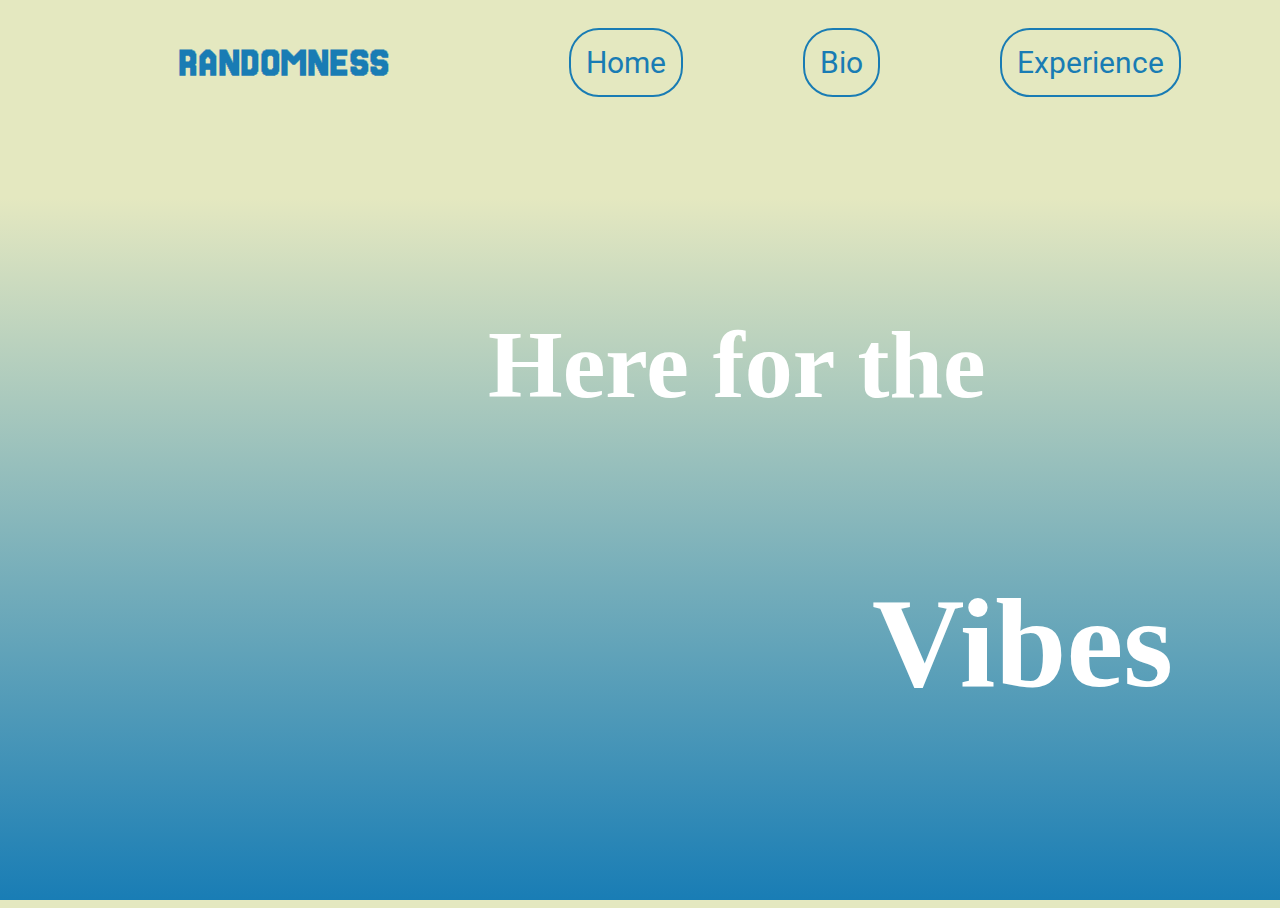
<file: index.html>
<!DOCTYPE html>
<html lang="en">
<head>
    <link rel="stylesheet" href="./styles/index.css">
    <link rel="stylesheet" href="./styles/header.css">
    <meta charset="UTF-8">
    <meta name="viewport" content="width=device-width, initial-scale=1.0">
    <title>My Random Website</title>
</head>
<body>
    <header>
        <h1 id="webTitle">RANDOMNESS</h1>
        <div class="nav-bar">
            <a href="./index.html"><button class="nav-button">Home</button></a>
            <a href="./bio.html"><button class="nav-button">Bio</button></a>
            <a href="./experiences.html"<button class="nav-button">Experience</button></a>
        </div>
    </header>
    <main>
        <h1>Here for the</h1>
        <h1>Vibes</h1>
    </main>
    
</body>
</html>
</file>
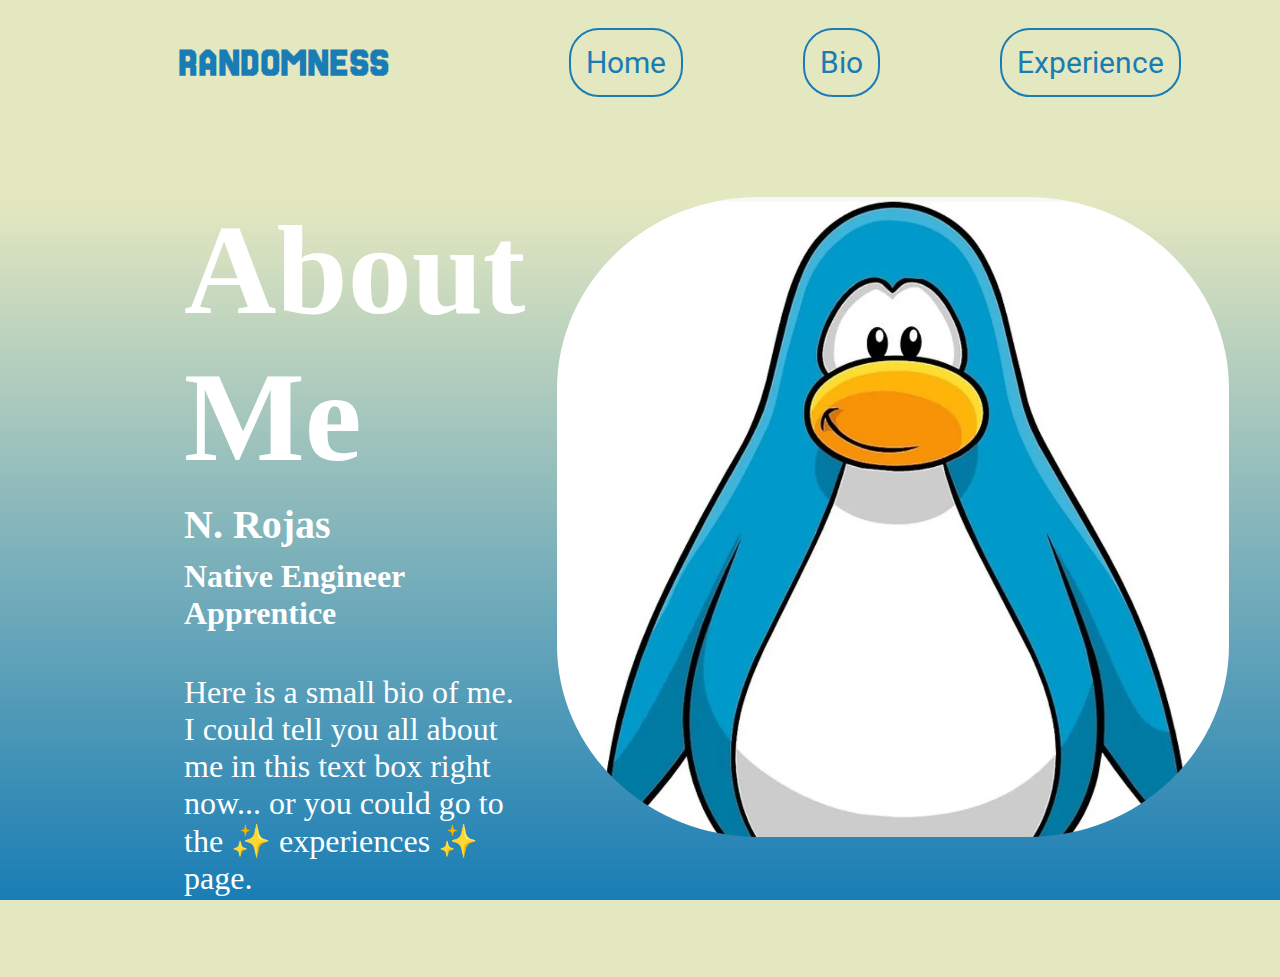
<file: bio.html>
<!DOCTYPE html>
<html lang="en">
<head>
    <meta charset="UTF-8">
    <meta name="viewport" content="width=device-width, initial-scale=1.0">
    <link rel="stylesheet" href="./styles/header.css">
    <link rel="stylesheet" href="./styles/bio.css">
    <title>Bio</title>
</head>
<body>
    <header>
        <h1 id="webTitle">RANDOMNESS</h1>
        <div class="nav-bar">
            <a href="./index.html"><button class="nav-button">Home</button></a>
            <a href="./bio.html"><button class="nav-button">Bio</button></a>
            <a href="./experiences.html"<button class="nav-button">Experience</button></a>
        </div>
    </header>
    <main>
        <div class="mainLeft">
            <h1>About Me</h1>
            <h2>N. Rojas</h2>
            <h3>Native Engineer Apprentice</h3>
            <p>Here is a small bio of me. I could tell you all about
                me in this text box right now... or you could go to the ✨ experiences ✨ page.</p>
        </div>
        <div> 
            <img src="./photos/clubPenguin.webp" alt="A picture of a smiling blue club penguin character">
        </div>
    </main>
</body>
</html>
</file>
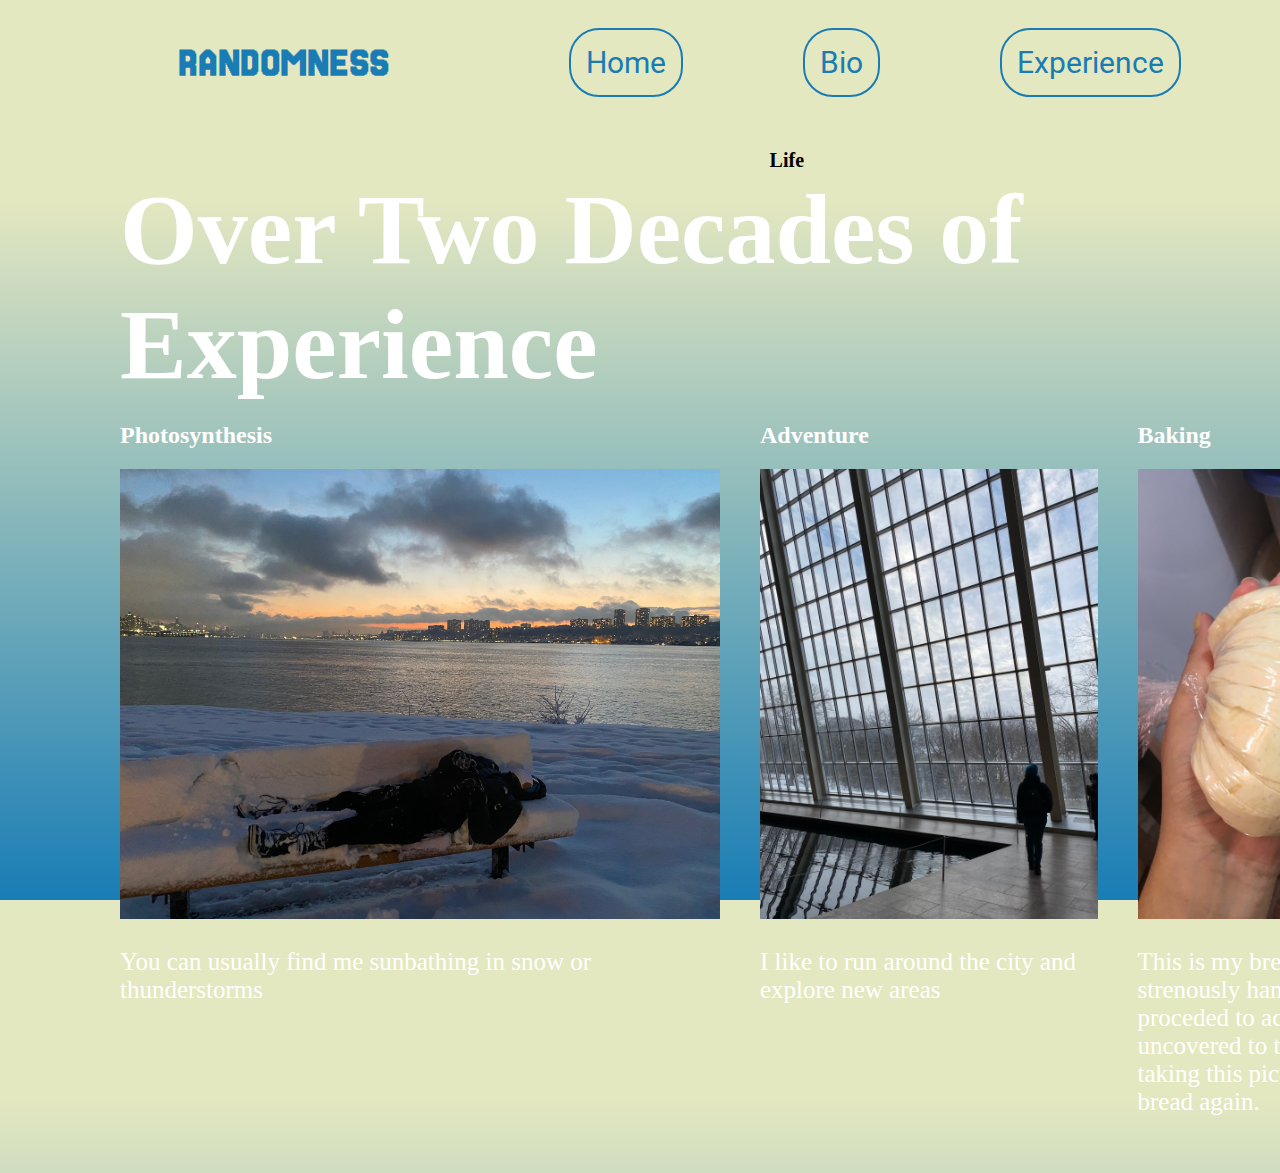
<file: experiences.html>
<!DOCTYPE html>
<html lang="en">
<head>
    <meta charset="UTF-8">
    <meta name="viewport" content="width=device-width, initial-scale=1.0">
    <link rel="stylesheet" href="./styles/header.css">
    <link rel="stylesheet" href="./styles/experiences.css">
    <title>Experiences</title>
</head>
<body>
    <header>
        <h1 id="webTitle">RANDOMNESS</h1>
        <div class="nav-bar">
            <a href="./index.html"><button class="nav-button">Home</button></a>
            <a href="./bio.html"><button class="nav-button">Bio</button></a>
            <a href="./experiences.html"<button class="nav-button">Experience</button></a>
        </div>
    </header>
    <main>
        <div class="topMain">
            <span>Life</span>
            <h1>Over Two Decades of Experience </h1>
        </div>
        <div class="imgSection">
            <div class="img">
                <h2>Photosynthesis</h2>
                <img src="./photos/snowLake.jpg" alt="">
                <p>You can usually find me sunbathing in snow or thunderstorms</p>
            </div>
            <div class="img">
                <h2>Adventure</h2>
                <img src="./photos/museam.jpg" alt="">
                <p>I like to run around the city and explore new areas</p>
            </div>
            <div class="img">
                <h2>Baking</h2>
                <img src="./photos/bread.jpg" alt="">
                <p>This is my bread baby. I strenously hand kneded it, then proceded to accidently drop it uncovered to the floor after taking this picture. I never made bread again. </p>
            </div>
        </div>
    </main>
</body>
</html>
</file>
<file: styles/index.css>
main{
    display: flex;
    flex-direction: column;
    color: white;
    justify-content: center;    
    margin-top: 8rem;
}

main > h1 {
    font-size: 96px;
    margin-left: 30rem;
}

main > h1 + h1 {
    font-size: 128px;
    margin-left: 54rem;
}
</file>
<file: styles/header.css>
@import url('https://fonts.googleapis.com/css2?family=Jersey+25&family=Roboto:ital,wght@0,100;0,300;0,400;0,500;0,700;0,900;1,100;1,300;1,400;1,500;1,700;1,900&display=swap');

html, body {
    height: 100%;
}
html {
    background: linear-gradient(180deg, rgba(228,232,192,1) 22%, rgba(223,229,192,1) 24%, rgba(25,125,181,1) 100%); }

a {
    text-decoration: none;
}
header{
    display: flex;
    margin-left: 10rem;
    justify-content: left;
    gap:  10em;
    align-items: center;
}

header > div {
    display: flex;
    gap: 5em;
    justify-content: space-evenly;
}

#webTitle {
    font-family: "Jersey 25", sans-serif;
    font-style: normal;
    margin-left: 10px;
    font-size: 40px;
    color: #197cb4;
}

.nav-button {
    color: #197cb4;
    font-size: 30px;
    font-family: "Roboto", sans-serif;
    border-radius: 30px;
    padding: 15px;
    margin: 20px;
    border: solid 2px;
    border-color: #197cb4;
    background-color: rgba(198, 198, 198, 0);
}
</file>
<file: styles/bio.css>
main {
    display: flex;
    margin-top: 2rem;
    margin-left: 8rem;
    padding: 3rem;
    gap: 2rem;
    color: white;
}

img {
    border-radius: 30%;
    max-width: 48rem;
    max-height: 40rem;
}

h1, h2, h3 {
    margin: 0px;
    padding: 0px;
}

h1 {
    font-size: 128px;
}

h2 {
    font-size: 40px;

}

h3, p {
    font-size: 32px;
}

.mainLeft {
   display: flex;
   flex-direction: column;
   justify-content: center;
   gap: 10px;
}
</file>
<file: styles/experiences.css>
main {
    padding: 2em;
    margin-left: 5em;
    display: flex;
    flex-direction: column;
    color: white;
}

h1{
    margin: 0px;
    padding: 0px;
}

h1 {
    font-size: 100px;
}

span {
    margin-left: 58%;
    color: #000;
    font-size: 20px;
    font-weight: bold;
}

.imgSection {
    justify-content: space-around;
    display: flex;
    gap: 40px;
}

p {
    font-size: 25px;
}
img {
    max-width: 50vw;
    max-height: 50vh;
}
</file>
